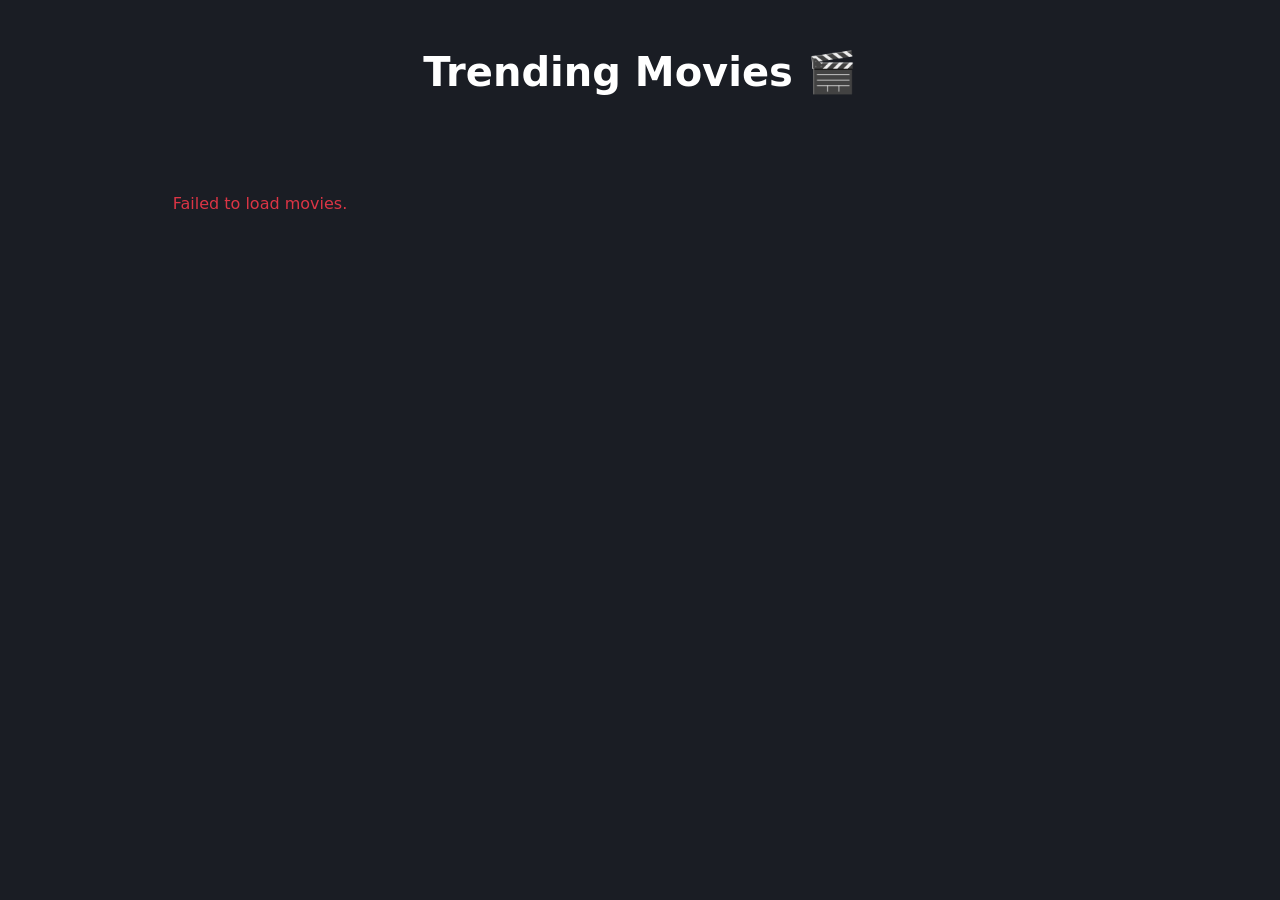
<file: movies/index.html>
<!DOCTYPE html>
<html lang="en">
<head>
  <meta charset="UTF-8">
  <meta name="viewport" content="width=device-width, initial-scale=1.0">
  <title>Trending Movies</title>
  
  <!-- Bootstrap 5 CSS -->
  <link href="https://cdn.jsdelivr.net/npm/bootstrap@5.3.3/dist/css/bootstrap.min.css" rel="stylesheet">
  
  <style>
    body { background-color: #1a1d24; color: #fff; }
    .movie-card { background-color: #5b626a; border: none; }
    .movie-poster { height: 650px; object-fit: cover; }
    .movie-overview {
        font-size: 14px;
        line-height: 21px;
        height: 42px;
        overflow: hidden;
        }
  </style>
</head>
<body class="py-5">

  <div class="container">
    <h1 class="text-center fw-bold mb-5">Trending Movies 🎬</h1>
    <div id="movieGrid" class="row row-cols-1 row-cols-md-2 row-cols-lg-3 g-4">
      <div class="col-12 text-center text-secondary py-5"><h4>Loading...</h4></div>
    </div>
  </div>

  <script>
    const API_KEY = '1a25fdf0a125dd0b614958ce5a78ede5';
    const grid = document.getElementById('movieGrid');


    fetch(`https://api.themoviedb.org/3/trending/movie/week?api_key=${API_KEY}`)
      .then(response => response.json())
      .then(data => {
        // clear loading
        grid.innerHTML = '';

        // loop through all movies
        data.results.forEach(movie => {
          grid.innerHTML += `
            <div class="col">
              <div class="card movie-card h-100 rounded-3 shadow">
                <img src="https://image.tmdb.org/t/p/w500${movie.poster_path}" class="card-img-top movie-poster" alt="${movie.title}">
                <div class="card-body d-flex flex-column justify-content-between p-3">
                  <div>
                    <h5 class="card-title fw-bold text-white mb-2">${movie.title}</h5>
                    <p class="movie-overview text-light mb-3">${movie.overview || 'No overview available.'}</p>
                  </div>
                  <div>
                    <span class="badge bg-warning text-dark fw-bold px-2 py-1">${movie.vote_average.toFixed(1)}</span>
                  </div>
                </div>
              </div>
            </div>
          `;
        });
      })
      .catch(error => {
        console.error('Fetch error:', error);
        grid.innerHTML = '<div class="col-12 text-center text-danger py-5">Failed to load movies.</div>';
      });
  </script>
</body>
</html>
</file>
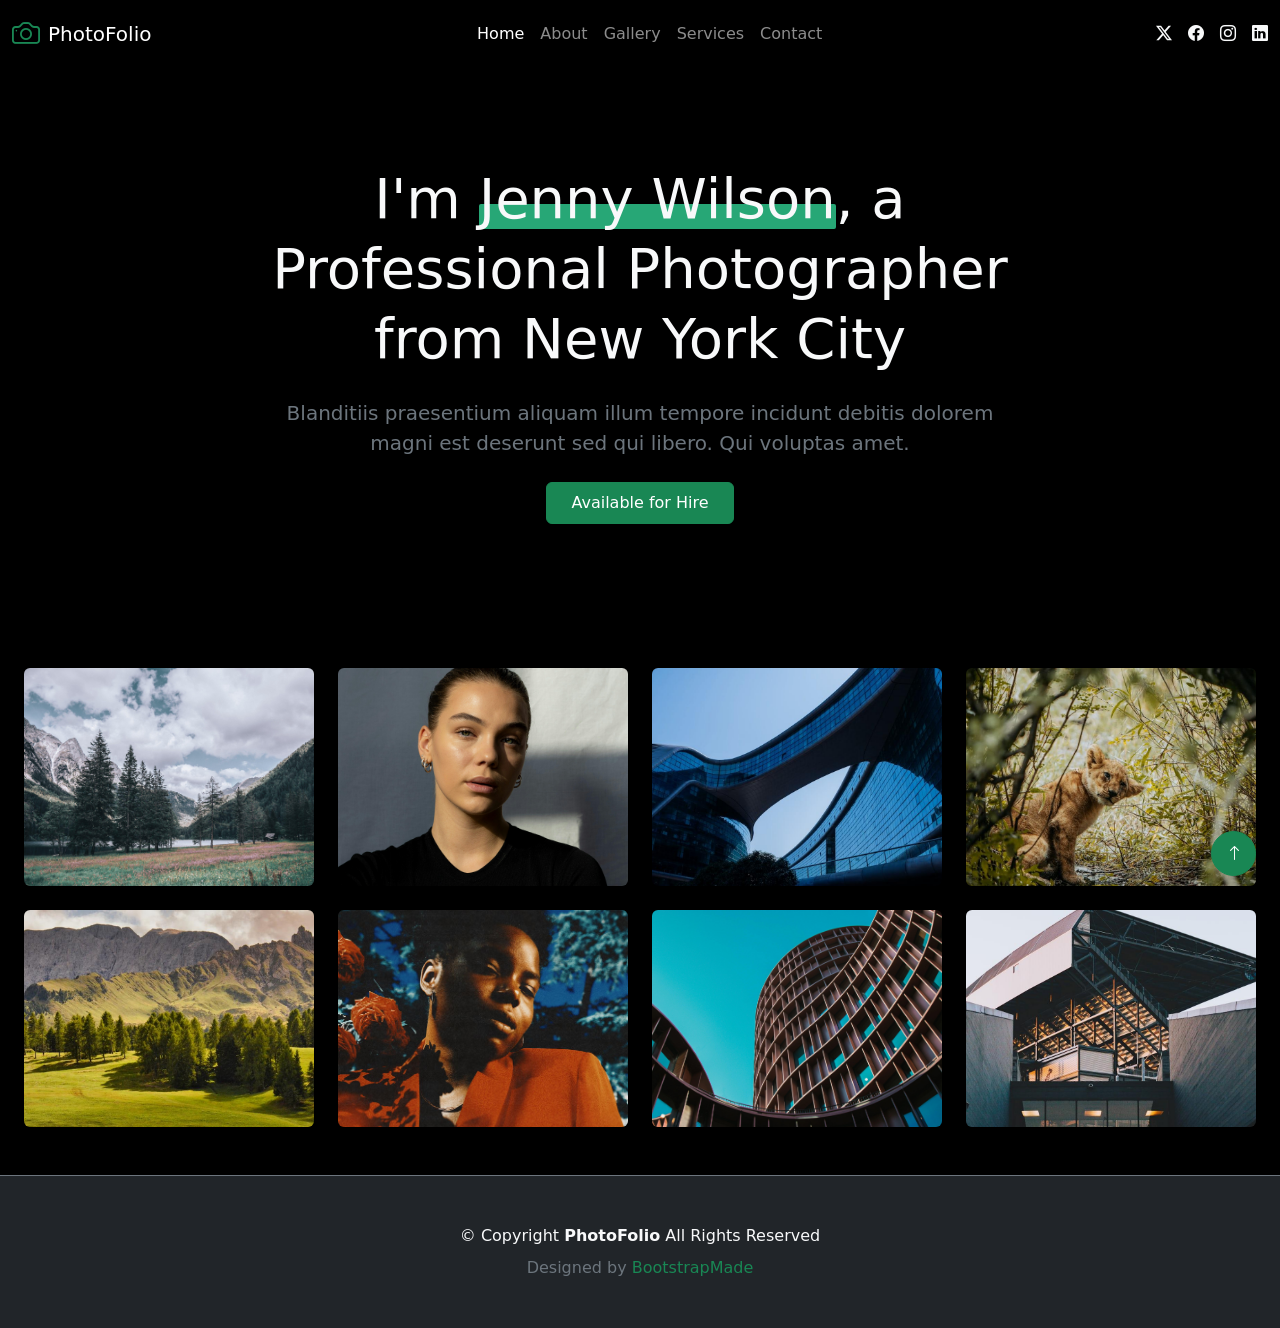
<file: photofolio-bootstrap/index.html>
<!DOCTYPE html> 
<html lang="en"> 
 
<head> 
    <meta charset="UTF-8"> 
 
    <meta name="viewport" content="width=device-width, initial-scale=1.0"> 
 
    <title>PhotoFolio</title> 
 
    <!-- Bootstrap CSS --> 
    <link rel="stylesheet" href="https://cdn.jsdelivr.net/npm/bootstrap@5.3.8/dist/css/bootstrap.min.css">

    <!-- Bootstrap Icons -->
    <link rel="stylesheet" href="https://cdn.jsdelivr.net/npm/bootstrap-icons@1.13.1/font/bootstrap-icons.min.css">

    <!-- Our CSS -->
    <link rel="stylesheet" href="css/style.css">
</head>

<body>
    <!--creating responsive nav bar-->
    <header class="sticky-top">
        <nav class="navbar navbar-expand-lg navbar-dark bg-black">
            <div class="container-fluid">
                <!--photo logo-->
                <a class="navbar-brand d-flex align-items-center gap-2" href="index.html">
                    <i class="bi bi-camera text-success fs-3"></i>
                    <span>PhotoFolio</span>
                </a>

                <div class="d-flex gap-3 order-lg-3 ms-lg-4 ms-auto me-3 me-lg-0">
                        <a class="text-light text-decoration-none" href="#" aria-label="Twitter">
                            <i class="bi bi-twitter-x"></i>
                        </a>
                        <a class="text-light text-decoration-none" href="#" aria-label="Facebook">
                            <i class="bi bi-facebook"></i>
                        </a>
                        <a class="text-light text-decoration-none" href="#" aria-label="Instagram">
                            <i class="bi bi-instagram"></i>
                        </a>
                        <a class="text-light text-decoration-none" href="#" aria-label="LinkedIn">
                            <i class="bi bi-linkedin"></i>
                        </a>
                </div>    

                <!--when in mobile mode, created a menu button that collapses into the nav links-->
                <button 
                    class="navbar-toggler"
                    type="button"
                    data-bs-toggle="collapse"
                    data-bs-target="#mainNavbar"
                    aria-controls="mainNavbar"
                    aria-expanded="false"
                    aria-label="Open navigation menu"
                    >
                    <span class="navbar-toggler-icon"></span></button>


                <div class="collapse navbar-collapse order-lg-2" id="mainNavbar">       
                    <div class="navbar-nav mx-lg-auto">
                        <a 
                            class="nav-link active"
                            aria-current="page"
                            href="index.html"
                        >Home</a>
                        <a class="nav-link" href="about.html">About</a>
                        <a class="nav-link" href="#gallery">Gallery</a>
                        <a class="nav-link" href="#services">Services</a>
                        <a class="nav-link" href="#contact">Contact</a>

                    </div>
                </div>
            </div>
        </nav>
    </header>



    <main>
        <section id="home" class="bg-black text-light py-5">
            <div class="container">
                <div class="row justify-content-center">
                    <div class="col-12 col-lg-8 text-center py-5">
                        <h1 class="display-4 fw-normal lh-sm mb-4">
                            I'm
                            <span class="position-relative hero-highlight">
                                Jenny Wilson
                            </span>,
                            a Professional Photographer from New York City
                        </h1>

                        <p class="text-secondary fs-5 mb-4">
                            Blanditiis praesentium aliquam illum tempore incidunt
                            debitis dolorem magni est deserunt sed qui libero.
                            Qui voluptas amet.
                        </p>

                        <a class="btn btn-success px-4 py-2" href="#contact">
                            Available for Hire
                        </a>

                    </div>

                </div>

            </div>

        </section>
    </main>

    <section id="gallery" class="bg-black py-5">

            <div class="container-fluid px-4">

                <div class="row g-4">

                    <div class="col-12 col-sm-6 col-lg-3">
                        <div class="ratio ratio-4x3">
                            <img
                                class="img-fluid rounded object-fit-cover"
                                src="images/gallery-1.jpg"
                                alt="Natural landscape"
                                loading="lazy"
                            >
                        </div>
                    </div>

                    <div class="col-12 col-sm-6 col-lg-3">
                        <div class="ratio ratio-4x3">
                            <img
                                class="img-fluid rounded object-fit-cover"
                                src="images/gallery-2.jpg"
                                alt="Mountain landscape"
                                loading="lazy"
                            >
                        </div>
                    </div>

                    <div class="col-12 col-sm-6 col-lg-3">
                        <div class="ratio ratio-4x3">
                            <img
                                class="img-fluid rounded object-fit-cover"
                                src="images/gallery-3.jpg"
                                alt="Portrait photograph"
                                loading="lazy"
                            >
                        </div>
                    </div>

                    <div class="col-12 col-sm-6 col-lg-3">
                        <div class="ratio ratio-4x3">
                            <img
                                class="img-fluid rounded object-fit-cover"
                                src="images/gallery-4.jpg"
                                alt="Outdoor portrait"
                                loading="lazy"
                            >
                        </div>
                    </div>

                    <div class="col-12 col-sm-6 col-lg-3">
                        <div class="ratio ratio-4x3">
                            <img
                                class="img-fluid rounded object-fit-cover"
                                src="images/gallery-5.jpg"
                                alt="Modern building"
                                loading="lazy"
                            >
                        </div>
                    </div>

                    <div class="col-12 col-sm-6 col-lg-3">
                        <div class="ratio ratio-4x3">
                            <img
                                class="img-fluid rounded object-fit-cover"
                                src="images/gallery-6.jpg"
                                alt="Architectural details"
                                loading="lazy"
                            >
                        </div>
                    </div>

                    <div class="col-12 col-sm-6 col-lg-3">
                        <div class="ratio ratio-4x3">
                            <img
                                class="img-fluid rounded object-fit-cover"
                                src="images/gallery-7.jpg"
                                alt="Wild animal"
                                loading="lazy"
                            >
                        </div>
                    </div>

                    <div class="col-12 col-sm-6 col-lg-3">
                        <div class="ratio ratio-4x3">
                            <img
                                class="img-fluid rounded object-fit-cover"
                                src="images/gallery-8.jpg"
                                alt="Travel destination"
                                loading="lazy"
                            >
                        </div>
                    </div>

                </div>

            </div>

        </section>

        <footer class="bg-dark text-light border-top border-secondary py-5">

            <div class="container text-center">

                <p class="mb-2">
                    © Copyright
                    <strong>PhotoFolio</strong>
                    All Rights Reserved
                </p>

                <p class="mb-0 text-secondary">
                    Designed by
                    <a
                        class="text-success text-decoration-none"
                        href="https://bootstrapmade.com/"
                    >
                        BootstrapMade
                    </a>
                </p>

            </div>

        </footer>

        <a
            class="scroll-top btn btn-success rounded-circle
                position-fixed bottom-0 end-0 m-4
                d-flex align-items-center justify-content-center"
            href="#home"
            aria-label="Return to the top of the page"
        >
            <i class="bi bi-arrow-up"></i>
        </a>


    <!-- Bootstrap JavaScript -->
    <script
        src="https://cdn.jsdelivr.net/npm/bootstrap@5.3.8/dist/js/bootstrap.bundle.min.js"> 
    </script> 
 
</body> 
 
</html>
</file>
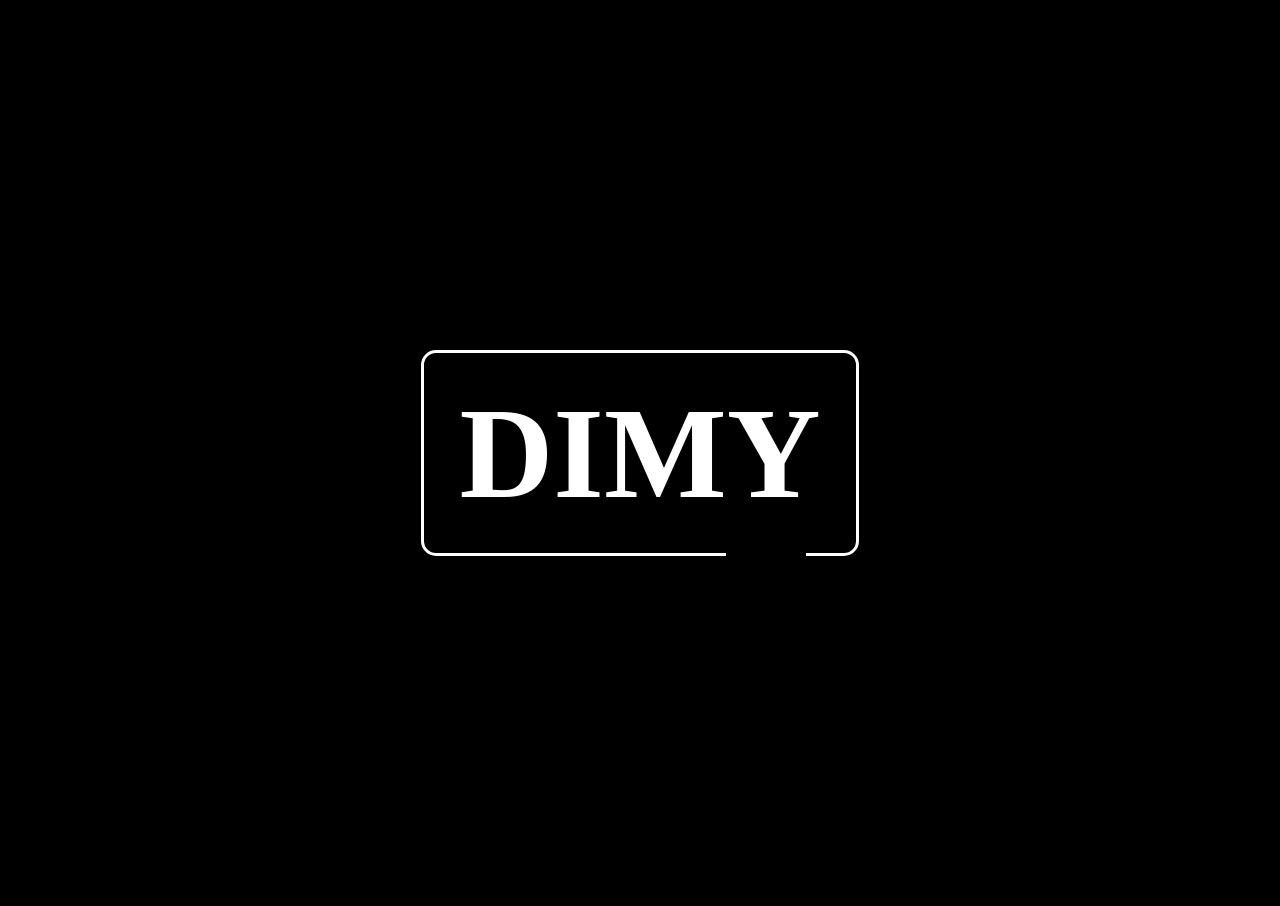
<file: bonus.html>
<!DOCTYPE html>
<html lang="en">
<head>
    <meta charset="UTF-8">
    <meta name="viewport" content="width=device-width, initial-scale=1.0">
    <title>Logo</title>

    <style>
         body {
            
            background-color: black;
        }

        #logo-box {
            position: relative;
            padding: 25px 35px;
            border: 3px solid white;
            border-radius: 15px;
            margin:350px auto;
            width: fit-content;
            
        }

        #cover {
        position: absolute;
        width: 80px;
        height: 10px;
        bottom: -6px;
        left: 70%;
        background-color: black;
    }
        #logo-text {
        margin: 0;
        color: white;
        font-family: "Times New Roman", serif;
        font-size: 130px;   
        }

    </style>
</head>
<body>

    <div id="logo-box">
        <h1 id="logo-text">DIMY</h1>
        <div id="cover"></div>
    </div>
    
</body>
</html>
</file>
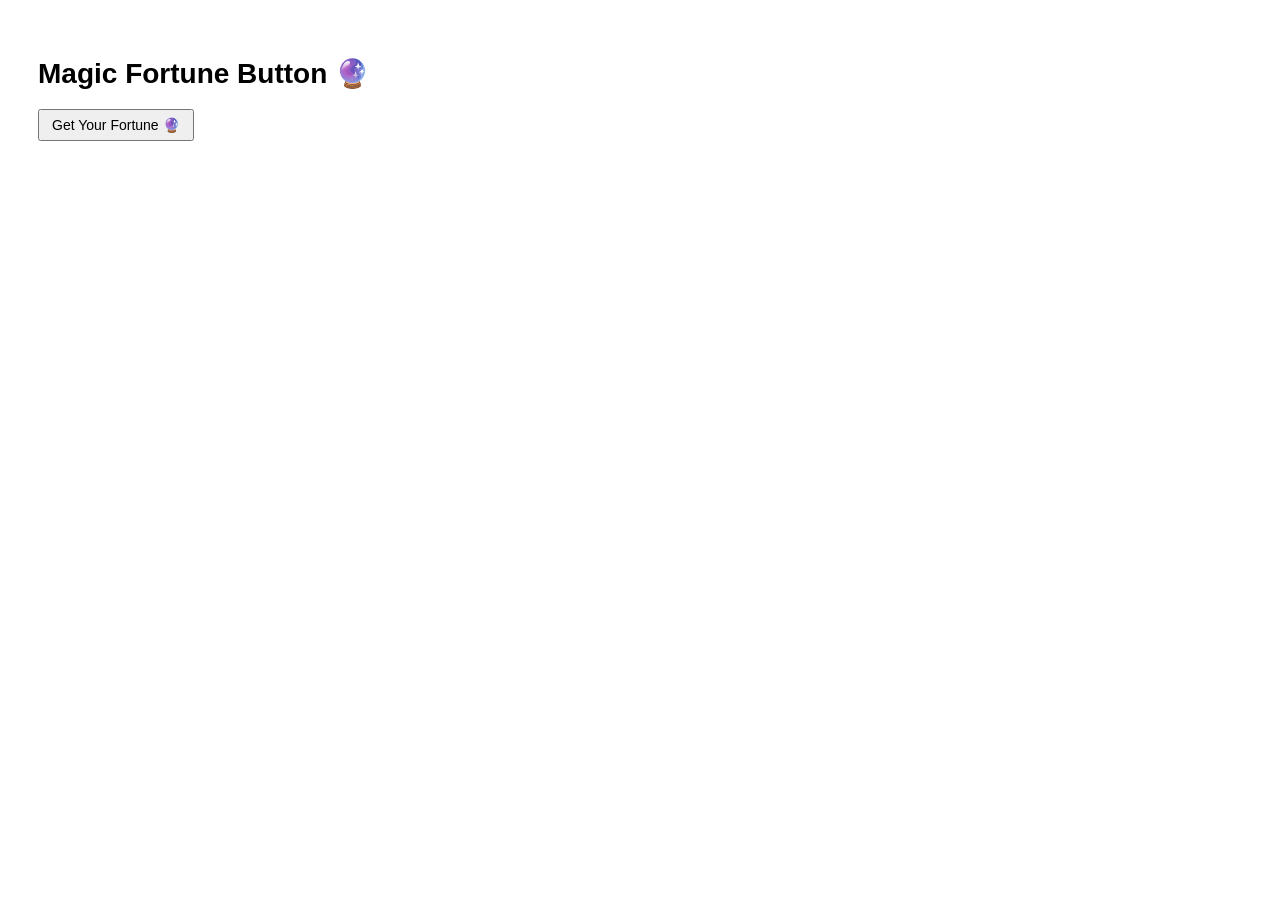
<file: magic_fortune.html>
<!DOCTYPE html>
<html lang="en">
<head>
  <meta charset="UTF-8">
  <meta name="viewport" content="width=device-width, initial-scale=1.0">
  <title>Magic Fortune Button</title>
  <style>
    body {
      font-family: Arial, sans-serif;
      padding: 30px;
    }

    h1 {
      font-size: 28px;
    }

    button {
      padding: 6px 12px;
      font-size: 14px;
      cursor: pointer;
    }

    #fortune-text {
      margin-top: 20px;
      font-size: 16px;
      font-weight: 500;
    }
  </style>
</head>
<body>

  <h1>Magic Fortune Button 🔮</h1>
  <button onclick="getFortune()">Get Your Fortune 🔮</button>
  
  <p id="fortune-text"></p>

  <script>
    const fortunes = [
      "You will dream in JavaScript tonight.",
      "A missing semicolon will haunt your next build.",
      "Your code will compile on the very first try.",
      "A mysterious bug will disappear after a single console.log().",
      "Git merge conflict? Not today.",
      "You will soon master the DOM manipulation realm.",
      "Stack Overflow has already answered your next question."
    ];

    function getFortune() {
      const randomIndex = Math.floor(Math.random() * fortunes.length);
      document.getElementById("fortune-text").textContent = fortunes[randomIndex];
    }
  </script>

</body>
</html>
</file>
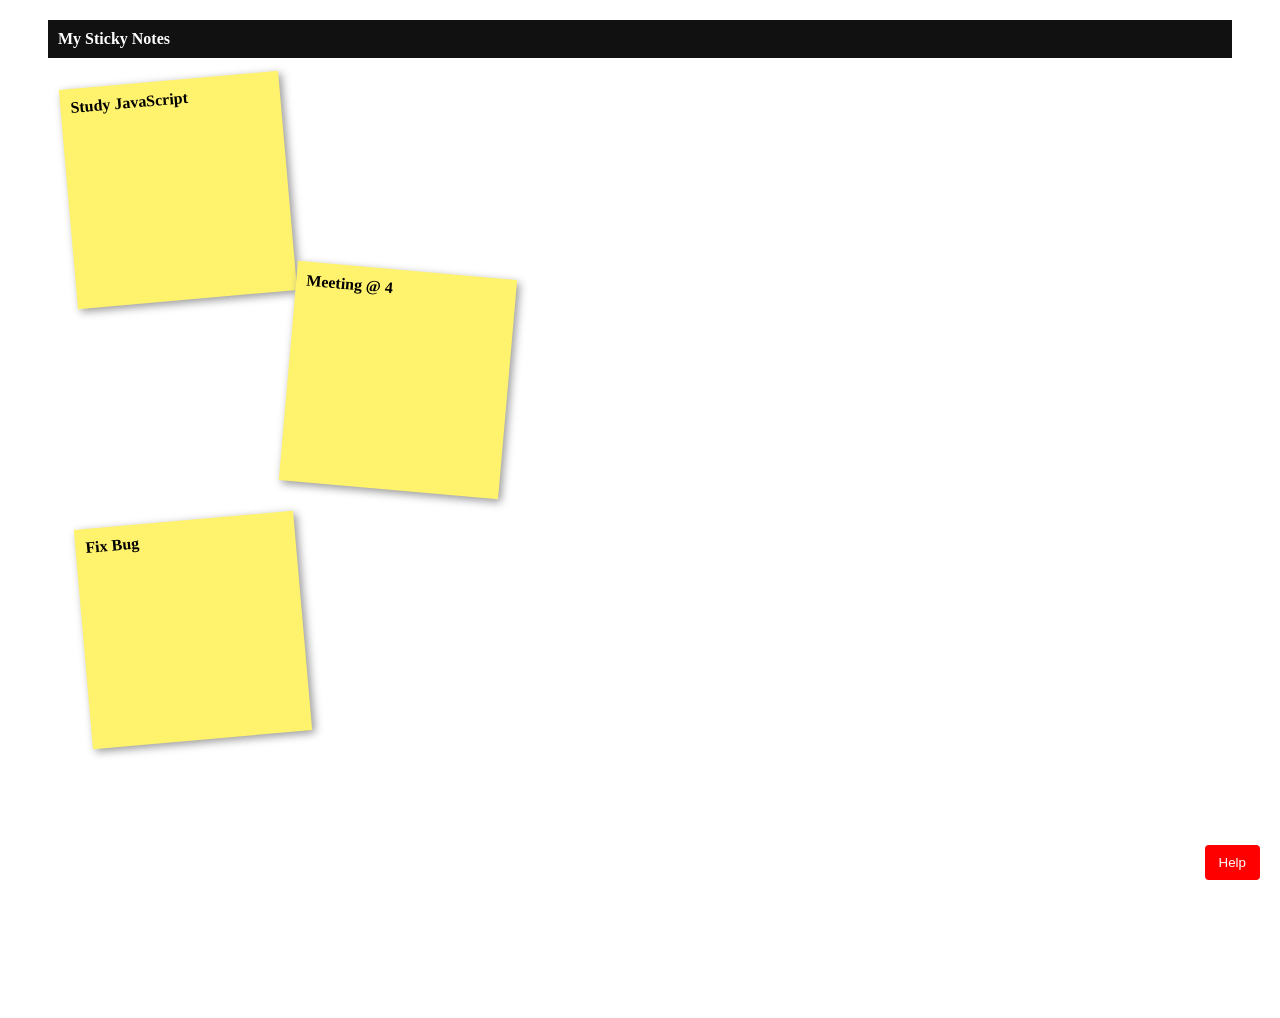
<file: stickynotes.html>
<!DOCTYPE html>
<html lang="en">

<head>
    <meta charset="UTF-8">
    <meta name="viewport" content="width=device-width, initial-scale=1.0">

    <title>Sticky Notes</title>

    <style>
        body {
            min-height: 110vh;
            font-family: 'Times New Roman', Times, serif;
            font-weight: bold;
            background-color: white;
        }

        #notes-board {
            position: relative;
            width: 100%;
            min-height: 100vh;
        }

        #header {
            position: sticky;
            top: 0;
            margin: 20px 40px;
            padding: 10px;
            color: white;
            background-color: #111;
            z-index: 1;
        }

        .note {
            position: absolute;
            width: 200px;
            height: 200px;
            padding: 10px;
            background-color: #fff36d;
            box-shadow: 3px 3px 8px #999;
        }

        #note-one {
            top: 60px;
            left: 60px;
            transform: rotate(-5deg);
        }

        #note-two {
            top: 250px;
            left: 280px;
            transform: rotate(5deg);
        }

        #note-three {
            top: 500px;
            left: 75px;
            transform: rotate(-5deg);
        }

        #help-button {
            position: fixed;
            right: 20px;
            bottom: 20px;
            padding: 10px 14px;
            color: white;
            border: none;
            border-radius: 4px;
            background-color: red;
        }
    </style>
</head>

<body>

    <div id="notes-board">

        <header id="header"> My Sticky Notes </header>

        <div class="note" id="note-one"> Study JavaScript</div>

        <div class="note" id="note-two"> Meeting @ 4 </div>

        <div class="note" id="note-three"> Fix Bug </div>

        <button id="help-button"> Help </button>

    </div>

</body>

</html>
</file>
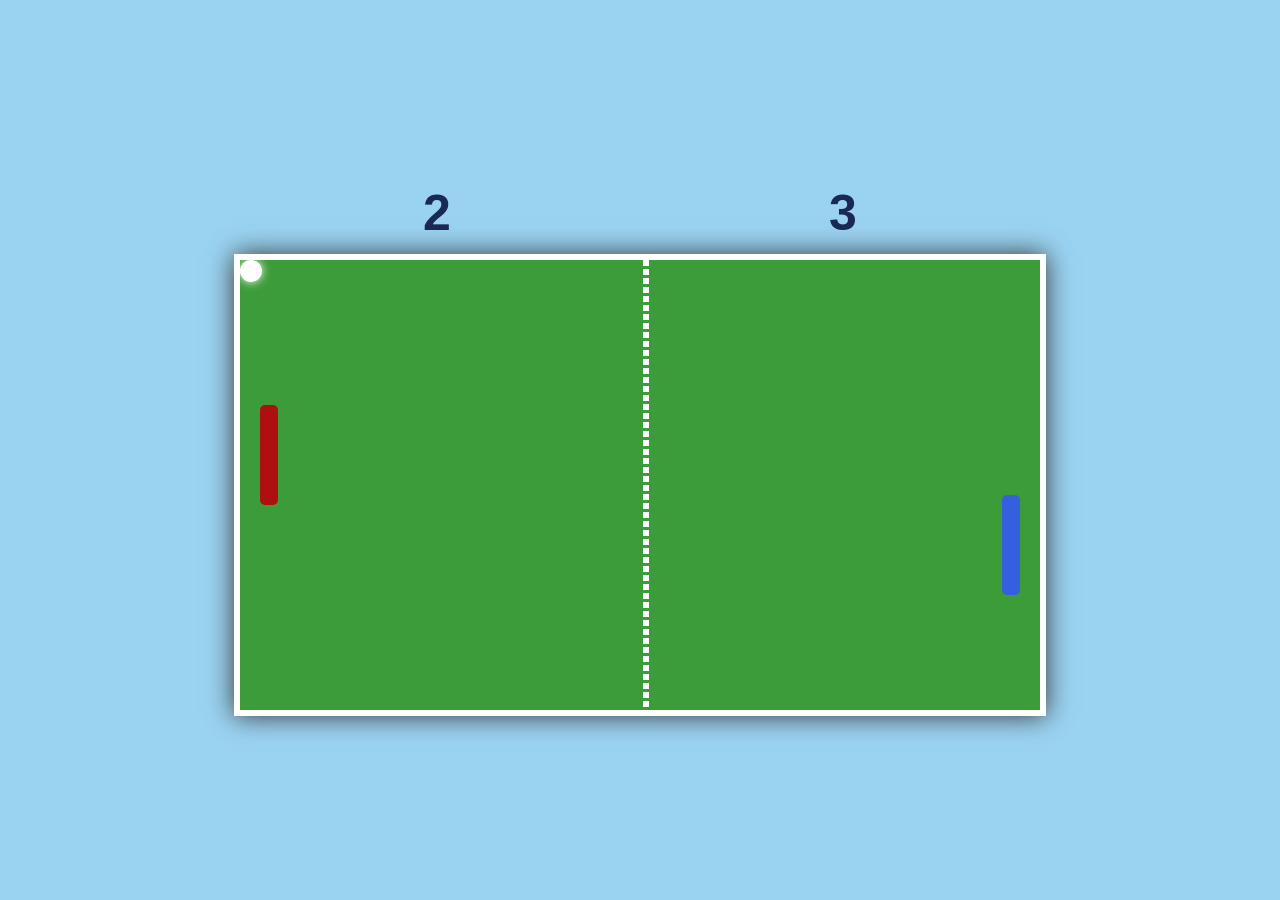
<file: animation/animation.html>
<!DOCTYPE html>
<html lang="en">

<head>
    <meta charset="UTF-8">
    <meta name="viewport" content="width=device-width, initial-scale=1.0">
    <title>Ping Pong Animation</title>
    <link rel="stylesheet" href="animation.css">
</head>

<body>

    <div class="game-wrapper">
        <div id="score">
            <span class="left-score">2</span>
            <span class="right-score">3</span>
        </div>

        <div id="game">
            <div id="center-line"></div>
            <div class="paddle" id="left-paddle"></div>
            <div class="paddle" id="right-paddle"></div>
            <div id="ball"></div>
        </div>
    </div>

</body>

</html>
</file>
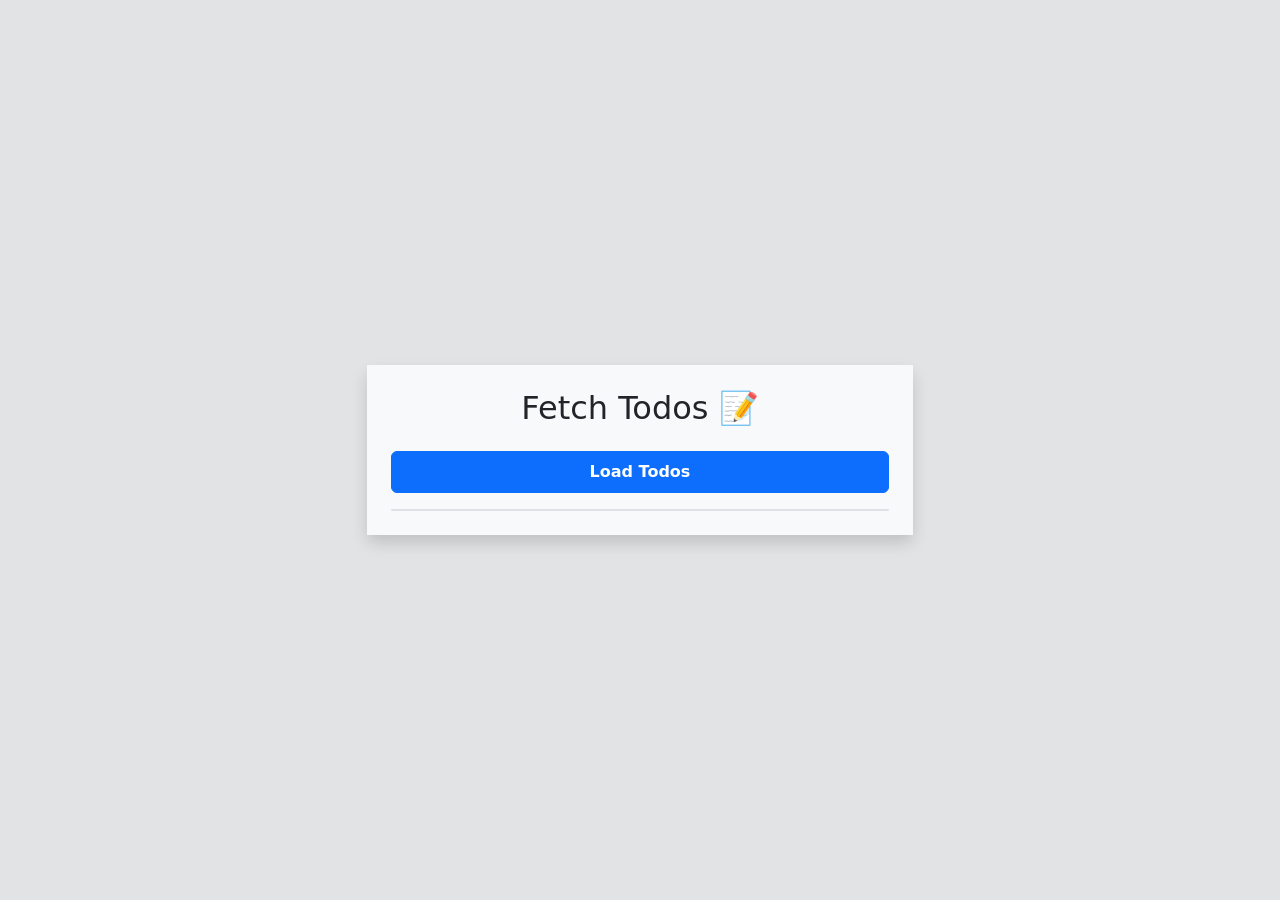
<file: load-todos/load_todos.html>
<!DOCTYPE html>
<html lang="en">
<head>
    <meta charset="UTF-8">
    <meta name="viewport" content="width=device-width, initial-scale=1.0">
    <title>Fetch Todos</title>
    <link href="https://cdn.jsdelivr.net/npm/bootstrap@5.3.0/dist/css/bootstrap.min.css" rel="stylesheet">
</head>
<body class="bg-secondary-subtle d-flex justify-content-center align-items-center vh-100">

    <div class="container">
        <div class="row justify-content-center">
            <div class="col-md-8 col-lg-6">
                <div class="card shadow rounded-3 border-0">
                    <div class="card-body p-4 bg-light">
                        
                        <h2 class="text-center mb-4">Fetch Todos 📝</h2>
                        
                        <button id="loadBtn" class="btn btn-primary w-100 mb-3 py-2 fw-semibold">
                            Load Todos
                        </button>
                        
                        <ul id="todoList" class="list-group border-top border-bottom">
                            </ul>

                    </div>
                </div>
            </div>
        </div>
    </div>

    <script src="script.js"></script>
</body>
</html>
</file>
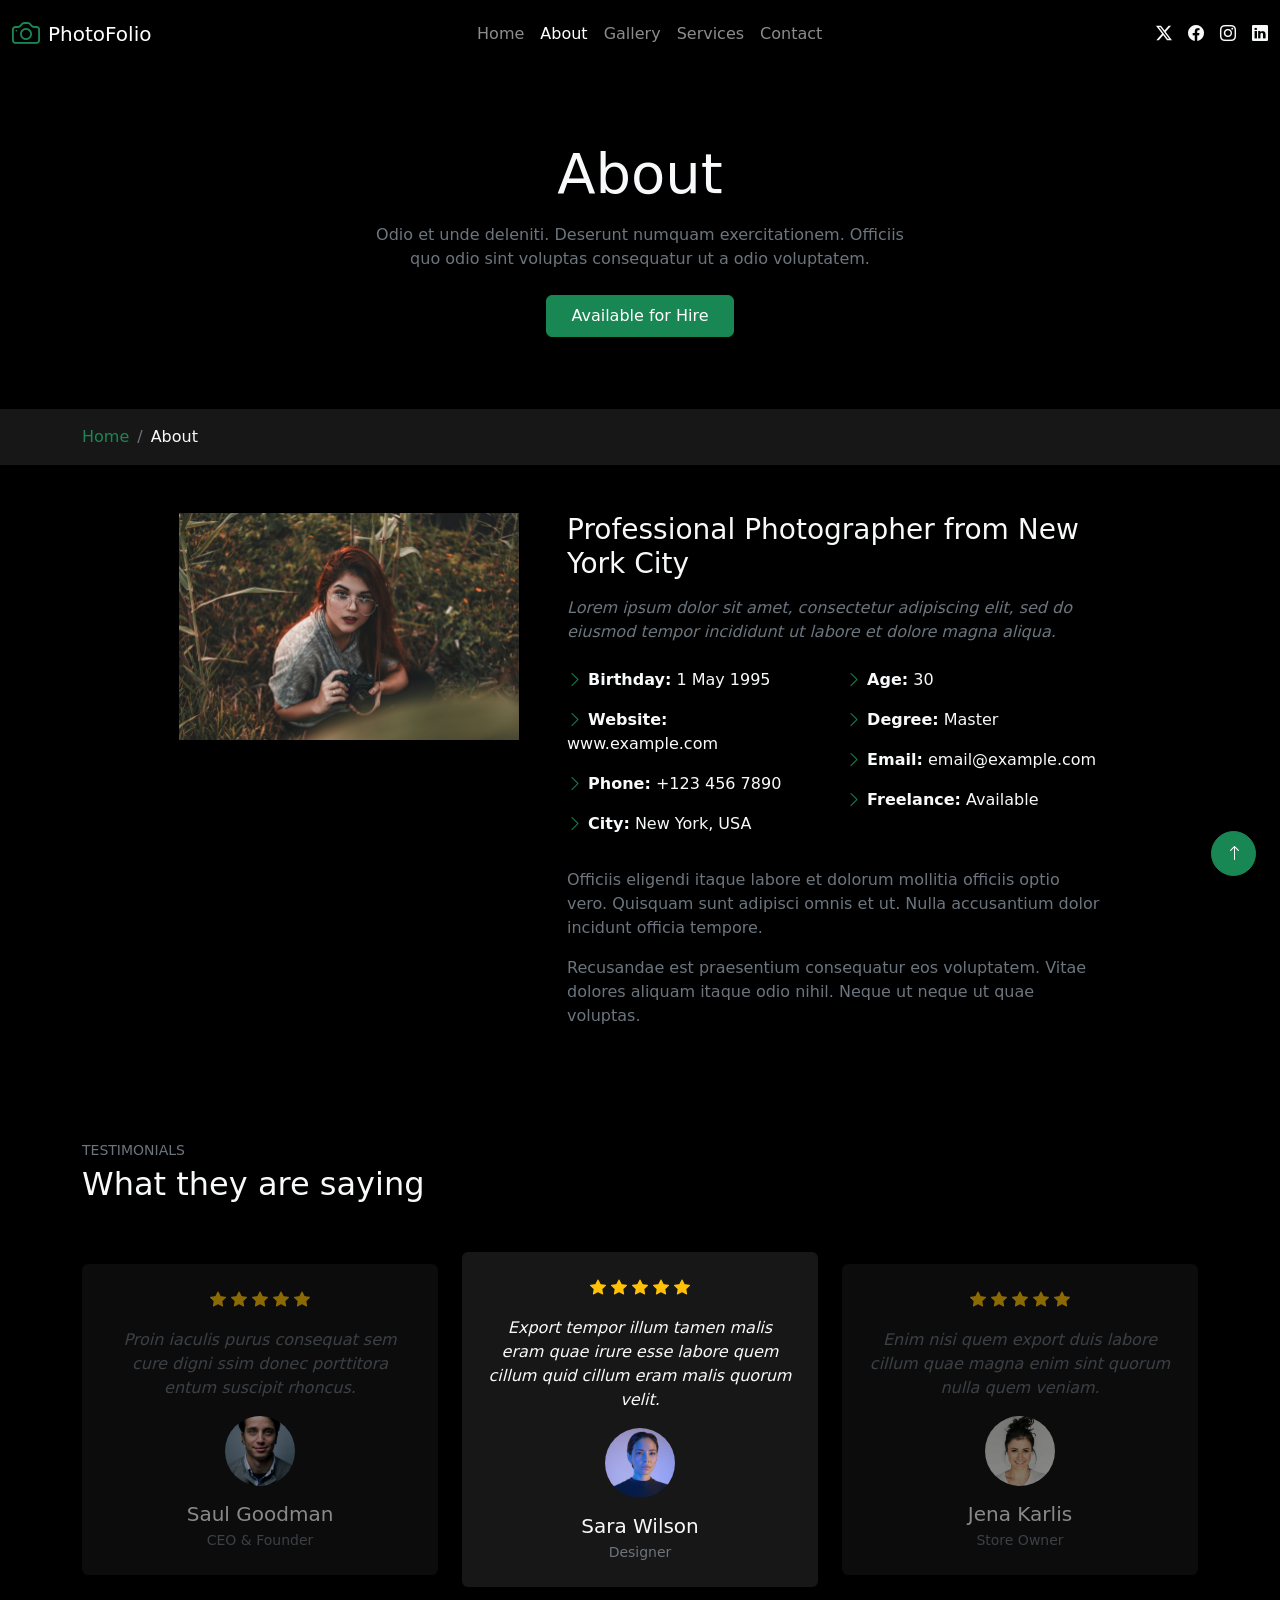
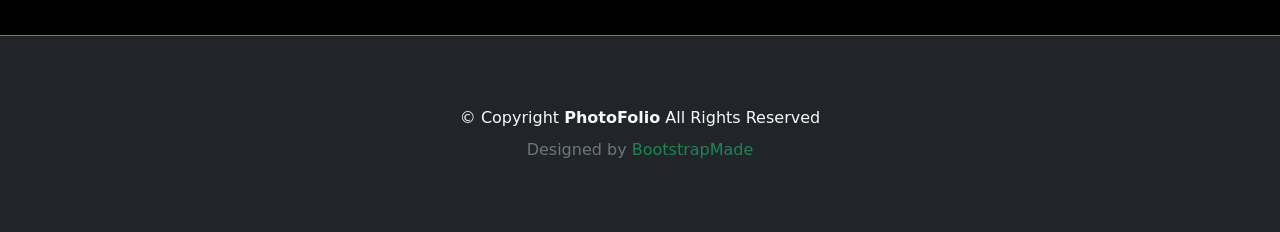
<file: photofolio-bootstrap/about.html>
<!DOCTYPE html>
<html lang="en">

<head>
    <meta charset="UTF-8">

    <meta
        name="viewport"
        content="width=device-width, initial-scale=1.0"
    >

    <title>About - PhotoFolio</title>

    <!-- Bootstrap CSS -->
    <link
        rel="stylesheet"
        href="https://cdn.jsdelivr.net/npm/bootstrap@5.3.8/dist/css/bootstrap.min.css"
    >

    <!-- Bootstrap Icons -->
    <link
        rel="stylesheet"
        href="https://cdn.jsdelivr.net/npm/bootstrap-icons@1.13.1/font/bootstrap-icons.min.css"
    >

    <!-- Our CSS -->
    <link rel="stylesheet" href="css/style.css">
</head>

<body class="bg-black">
    <!--creating responsive nav bar-->
    <header class="sticky-top">
        <nav class="navbar navbar-expand-lg navbar-dark bg-black">
            <div class="container-fluid">
                <!--photo logo-->
                <a class="navbar-brand d-flex align-items-center gap-2" href="index.html">
                    <i class="bi bi-camera text-success fs-3"></i>
                    <span>PhotoFolio</span>
                </a>

                <div class="d-flex gap-3 order-lg-3 ms-lg-4 ms-auto me-3 me-lg-0">
                        <a class="text-light text-decoration-none" href="#" aria-label="Twitter">
                            <i class="bi bi-twitter-x"></i>
                        </a>
                        <a class="text-light text-decoration-none" href="#" aria-label="Facebook">
                            <i class="bi bi-facebook"></i>
                        </a>
                        <a class="text-light text-decoration-none" href="#" aria-label="Instagram">
                            <i class="bi bi-instagram"></i>
                        </a>
                        <a class="text-light text-decoration-none" href="#" aria-label="LinkedIn">
                            <i class="bi bi-linkedin"></i>
                        </a>
                </div>    

                <!--when in mobile mode, created a menu button that collapses into the nav links-->
                <button 
                    class="navbar-toggler"
                    type="button"
                    data-bs-toggle="collapse"
                    data-bs-target="#mainNavbar"
                    aria-controls="mainNavbar"
                    aria-expanded="false"
                    aria-label="Open navigation menu"
                    >
                    <span class="navbar-toggler-icon"></span></button>


                <div class="collapse navbar-collapse order-lg-2" id="mainNavbar">       
                    <div class="navbar-nav mx-lg-auto">
                        <a class="nav-link"  href="index.html">Home</a>
                        <a class="nav-link  active"
                            aria-current="page" href="about.html">About</a>
                        <a class="nav-link" href="#gallery">Gallery</a>
                        <a class="nav-link" href="#services">Services</a>
                        <a class="nav-link" href="#contact">Contact</a>

                    </div>
                </div>
            </div>
        </nav>
    </header>

    <main>

        <!--about heading-->
        <section id="about" class="bg-black text-light py-5">

            <div class="container text-center py-4">

                <h1 class="display-4 fw-normal mb-3">
                    About
                </h1>

                <p class="text-secondary col-12 col-lg-6 mx-auto mb-4">
                    Odio et unde deleniti. Deserunt numquam
                    exercitationem. Officiis quo odio sint voluptas
                    consequatur ut a odio voluptatem.
                </p>

                <a
                    class="btn btn-success px-4 py-2"
                    href="contact.html"
                >
                    Available for Hire
                </a>

            </div>

        </section>

        <!--breadcrumb-->
        <section class="about-breadcrumb py-3">

            <div class="container">

                <div class="d-flex align-items-center gap-2">

                    <a
                        class="text-success text-decoration-none"
                        href="index.html"
                    >
                        Home
                    </a>

                    <span class="text-secondary">/</span>

                    <span class="text-light">About</span>

                </div>

            </div>

        </section>

        <!--about information-->
        <section class="bg-black text-light py-5">

            <div class="container">

                <div class="row justify-content-center align-items-start g-5">

                    <!--profile image-->
                    <div class="col-12 col-md-5 col-lg-4">

                        <img
                            class="about-photo img-fluid"
                            src="images/profile.jpg"
                            alt="Jenny Wilson holding a camera"
                        >

                    </div>

                    <!--information-->
                    <div class="col-12 col-md-7 col-lg-6">

                        <h2 class="fs-3 mb-3">
                            Professional Photographer from
                            New York City
                        </h2>

                        <p class="text-secondary fst-italic">
                            Lorem ipsum dolor sit amet, consectetur
                            adipiscing elit, sed do eiusmod tempor
                            incididunt ut labore et dolore magna aliqua.
                        </p>

                        <div class="row mt-4">

                            <div class="col-12 col-lg-6">

                                <p>
                                    <i class="bi bi-chevron-right text-success"></i>
                                    <strong>Birthday:</strong>
                                    1 May 1995
                                </p>

                                <p>
                                    <i class="bi bi-chevron-right text-success"></i>
                                    <strong>Website:</strong>
                                    www.example.com
                                </p>

                                <p>
                                    <i class="bi bi-chevron-right text-success"></i>
                                    <strong>Phone:</strong>
                                    +123 456 7890
                                </p>

                                <p>
                                    <i class="bi bi-chevron-right text-success"></i>
                                    <strong>City:</strong>
                                    New York, USA
                                </p>

                            </div>

                            <div class="col-12 col-lg-6">

                                <p>
                                    <i class="bi bi-chevron-right text-success"></i>
                                    <strong>Age:</strong>
                                    30
                                </p>

                                <p>
                                    <i class="bi bi-chevron-right text-success"></i>
                                    <strong>Degree:</strong>
                                    Master
                                </p>

                                <p>
                                    <i class="bi bi-chevron-right text-success"></i>
                                    <strong>Email:</strong>
                                    email@example.com
                                </p>

                                <p>
                                    <i class="bi bi-chevron-right text-success"></i>
                                    <strong>Freelance:</strong>
                                    Available
                                </p>

                            </div>

                        </div>

                        <p class="text-secondary mt-3">
                            Officiis eligendi itaque labore et dolorum
                            mollitia officiis optio vero. Quisquam sunt
                            adipisci omnis et ut. Nulla accusantium dolor
                            incidunt officia tempore.
                        </p>

                        <p class="text-secondary">
                            Recusandae est praesentium consequatur eos
                            voluptatem. Vitae dolores aliquam itaque odio
                            nihil. Neque ut neque ut quae voluptas.
                        </p>

                    </div>

                </div>

            </div>

        </section>

        <!--testimonials-->
        <section class="bg-black text-light py-5">

            <div class="container">

                <p class="text-secondary text-uppercase small mb-1">
                    Testimonials
                </p>

                <h2 class="mb-5">
                    What they are saying
                </h2>

                <div class="row justify-content-center align-items-center g-4">

                    <!--testimonial one-->
                    <div class="col-12 col-md-6 col-lg-4">

                        <div
                            class="testimonial-card testimonial-side
                                   text-center rounded p-4 h-100"
                        >

                            <div class="text-warning mb-3">
                                <i class="bi bi-star-fill"></i>
                                <i class="bi bi-star-fill"></i>
                                <i class="bi bi-star-fill"></i>
                                <i class="bi bi-star-fill"></i>
                                <i class="bi bi-star-fill"></i>
                            </div>

                            <p class="text-secondary fst-italic">
                                Proin iaculis purus consequat sem cure
                                digni ssim donec porttitora entum
                                suscipit rhoncus.
                            </p>

                            <img
                                class="testimonial-photo rounded-circle mb-3"
                                src="images/testimonial-1.jpg"
                                alt="Saul Goodman"
                            >

                            <h3 class="fs-5 mb-1">
                                Saul Goodman
                            </h3>

                            <p class="text-secondary small mb-0">
                                CEO & Founder
                            </p>

                        </div>

                    </div>

                    <!--testimonial two-->
                    <div class="col-12 col-md-6 col-lg-4">

                        <div
                            class="testimonial-card text-center
                                   rounded p-4 h-100"
                        >

                            <div class="text-warning mb-3">
                                <i class="bi bi-star-fill"></i>
                                <i class="bi bi-star-fill"></i>
                                <i class="bi bi-star-fill"></i>
                                <i class="bi bi-star-fill"></i>
                                <i class="bi bi-star-fill"></i>
                            </div>

                            <p class="text-light fst-italic">
                                Export tempor illum tamen malis eram
                                quae irure esse labore quem cillum
                                quid cillum eram malis quorum velit.
                            </p>

                            <img
                                class="testimonial-photo rounded-circle mb-3"
                                src="images/testimonial-2.jpg"
                                alt="Sara Wilson"
                            >

                            <h3 class="fs-5 mb-1">
                                Sara Wilson
                            </h3>

                            <p class="text-secondary small mb-0">
                                Designer
                            </p>

                        </div>

                    </div>

                    <!--testimonial three-->
                    <div class="col-12 col-md-6 col-lg-4">

                        <div
                            class="testimonial-card testimonial-side
                                   text-center rounded p-4 h-100"
                        >

                            <div class="text-warning mb-3">
                                <i class="bi bi-star-fill"></i>
                                <i class="bi bi-star-fill"></i>
                                <i class="bi bi-star-fill"></i>
                                <i class="bi bi-star-fill"></i>
                                <i class="bi bi-star-fill"></i>
                            </div>

                            <p class="text-secondary fst-italic">
                                Enim nisi quem export duis labore
                                cillum quae magna enim sint quorum
                                nulla quem veniam.
                            </p>

                            <img
                                class="testimonial-photo rounded-circle mb-3"
                                src="images/testimonial-3.jpg"
                                alt="Jena Karlis"
                            >

                            <h3 class="fs-5 mb-1">
                                Jena Karlis
                            </h3>

                            <p class="text-secondary small mb-0">
                                Store Owner
                            </p>

                        </div>

                    </div>

                </div>

            </div>

        </section>

    </main>

    <!--footer-->
    <footer class="site-footer bg-dark text-light border-top border-secondary">

        <div class="container text-center">

            <p class="mb-2">
                © Copyright
                <strong>PhotoFolio</strong>
                All Rights Reserved
            </p>

            <p class="mb-0 text-secondary">
                Designed by
                <a
                    class="text-success text-decoration-none"
                    href="https://bootstrapmade.com/"
                >
                    BootstrapMade
                </a>
            </p>

        </div>

    </footer>

    <!--scroll to top button-->
    <a
        class="scroll-top btn btn-success rounded-circle
               position-fixed bottom-0 end-0 m-4
               d-flex align-items-center justify-content-center"
        href="#about"
        aria-label="Return to the top of the page"
    >
        <i class="bi bi-arrow-up"></i>
    </a>

    <!-- Bootstrap JavaScript -->
    <script
        src="https://cdn.jsdelivr.net/npm/bootstrap@5.3.8/dist/js/bootstrap.bundle.min.js">
    </script>

</body>

</html>
</file>
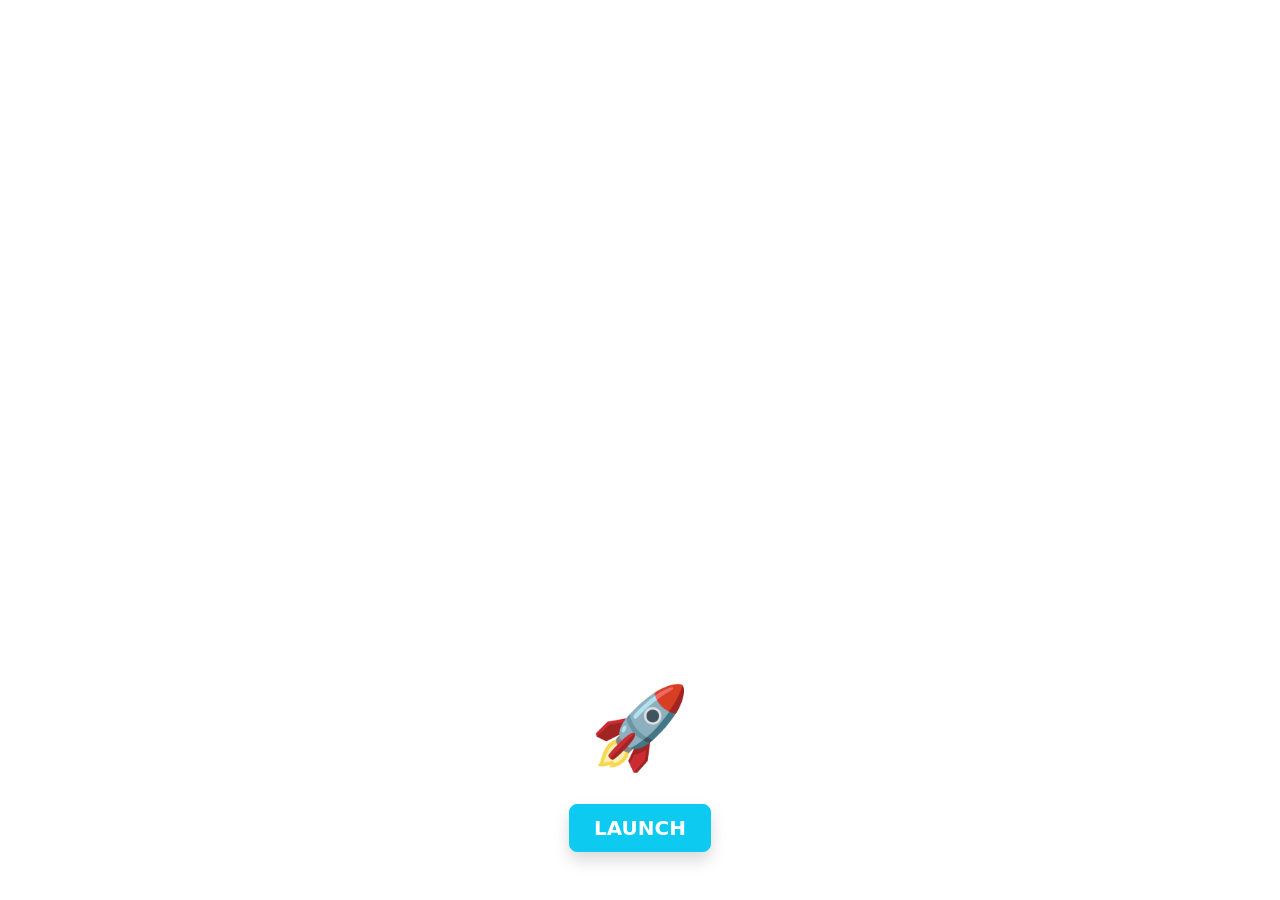
<file: rocket/rocket.html>
<!DOCTYPE html>
<html lang="en">
<head>
  <meta charset="UTF-8">
  <meta name="viewport" content="width=device-width, initial-scale=1.0">
  <title>Rocket Launch</title>
  
  <!-- Bootstrap 5 CSS CDN -->
  <link href="https://cdn.jsdelivr.net/npm/bootstrap@5.3.3/dist/css/bootstrap.min.css" rel="stylesheet">

  <style>
    /* Rocket transition properties */
    #rocket {
      font-size: 5rem;
      transition: transform 1.5s , opacity 1.2s ease;
    }

    /* Target state when launched */
    .launching {
      transform: translateY(-120vh);
    }
  </style>
</head>
<body class="vh-100 d-flex flex-column justify-content-end align-items-center pb-5 overflow-hidden">

  <!-- Rocket Container -->
  <div class="mb-3">
    <div id="rocket" class="d-inline-block">🚀</div>
  </div>

  <!-- Bootstrap Button -->
  <button id="launch-btn" class="btn btn-info btn-lg px-4 py-2 text-white fw-bold shadow text-uppercase" onclick="launchRocket()">
    Launch
  </button>

  <script>
    function launchRocket() {
      const rocket = document.getElementById("rocket");
      const button = document.getElementById("launch-btn");


      button.disabled = true;

      rocket.classList.add("launching");

 
      setTimeout(() => {
        rocket.style.transition = "none";
        rocket.classList.remove("launching");

        // Force DOM reflow
        void rocket.offsetWidth;

        rocket.style.transition = "";
        button.disabled = false;
      }, 1800);
    }
  </script>

  <!-- Bootstrap JS Bundle -->
  <script src="https://cdn.jsdelivr.net/npm/bootstrap@5.3.3/dist/js/bootstrap.bundle.min.js"></script>
</body>
</html>
</file>
<file: photofolio-bootstrap/css/style.css>
.hero-highlight {
    display: inline-block;
    z-index: 1;
}

.hero-highlight::after {
    content: "";
    position: absolute;
    left: 0;
    bottom: 5px;
    width: 100%;
    height: 25px;
    background-color: #27a776;
    border-radius: 2px;
    z-index: -1;
}

html {
    scroll-behavior: smooth;
}

.about-breadcrumb {
    background-color: #171717;
}

.about-photo {
    width: 100%;
    max-height: 520px;
    object-fit: cover;
}

.testimonial-card {
    min-height: 300px;
    background-color: #171717;
}

.testimonial-side {
    opacity: 0.55;
}

.testimonial-photo {
    width: 70px;
    height: 70px;
    object-fit: cover;
}

.site-footer {
    padding-top: 70px;
    padding-bottom: 70px;
}

.scroll-top {
    width: 45px;
    height: 45px;
    z-index: 1000;
}
</file>
<file: animation/animation.css>
body {
    margin: 0;
    height: 100vh;
    display: grid;
    place-items: center;
    background-color: #9ad3f2;
}

#game {
    position: relative;
    width: 800px;
    height: 450px;
    border: 6px solid white;
    background-color: #228c04c5;
    box-shadow: 0 0 25px #383737;
}

#center-line {
    position: absolute;
    left: 50%;
    height: 100%;
    border: 3px dashed white;
    transform: translateX(50%);
}
.paddle {
    position: absolute;
    width: 18px;
    height: 100px;
    border-radius: 5px;
}

.paddle#left-paddle {
    left: 20px;
    top: 145px;
    animation: move-left-paddle 4s ease-in-out infinite;
    background-color: rgb(174, 16, 16);
}

.paddle#right-paddle {
    right: 20px;
    top: 235px;
    animation: move-right-paddle 4s ease-in-out infinite;
    background-color: rgb(52, 95, 223);
}

#ball {
    position: absolute;
    width: 22px;
    height: 22px;
    border-radius: 50%;
    background-color: white;
    box-shadow: 0 0 10px white;

    animation: move-ball 4s linear infinite;
}

#score {
    position: relative;
    margin-bottom: 70px;
    color: #192954; 
    font-family: Arial, sans-serif;
    font-size: 50px;
    font-weight: bold;
}

#score .left-score {
    position: absolute;
    left: 25%;
    transform: translateX(-50%);
}

#score .right-score {
    position: absolute;
    right: 25%;
    transform: translateX(50%);
}

@keyframes move-ball {
    0% {
        left: 45px;
        top: 190px;
    }

    25% {
        left: 380px;
        top: 10px;
    }

    50% {
        left: 735px;
        top: 270px;
    }

    75% {
        left: 380px;
        top: 418px;
    }

    100% {
        left: 45px;
        top: 190px;
    }
}

@keyframes move-left-paddle {
    0% {
        top: 145px;
    }

    50% {
        top: 280px;
    }

    100% {
        top: 145px;
    }
}

@keyframes move-right-paddle {
    0% {
        top: 80px;
    }

    50% {
        top: 235px;
    }

    100% {
        top: 80px;
    }
}
</file>
